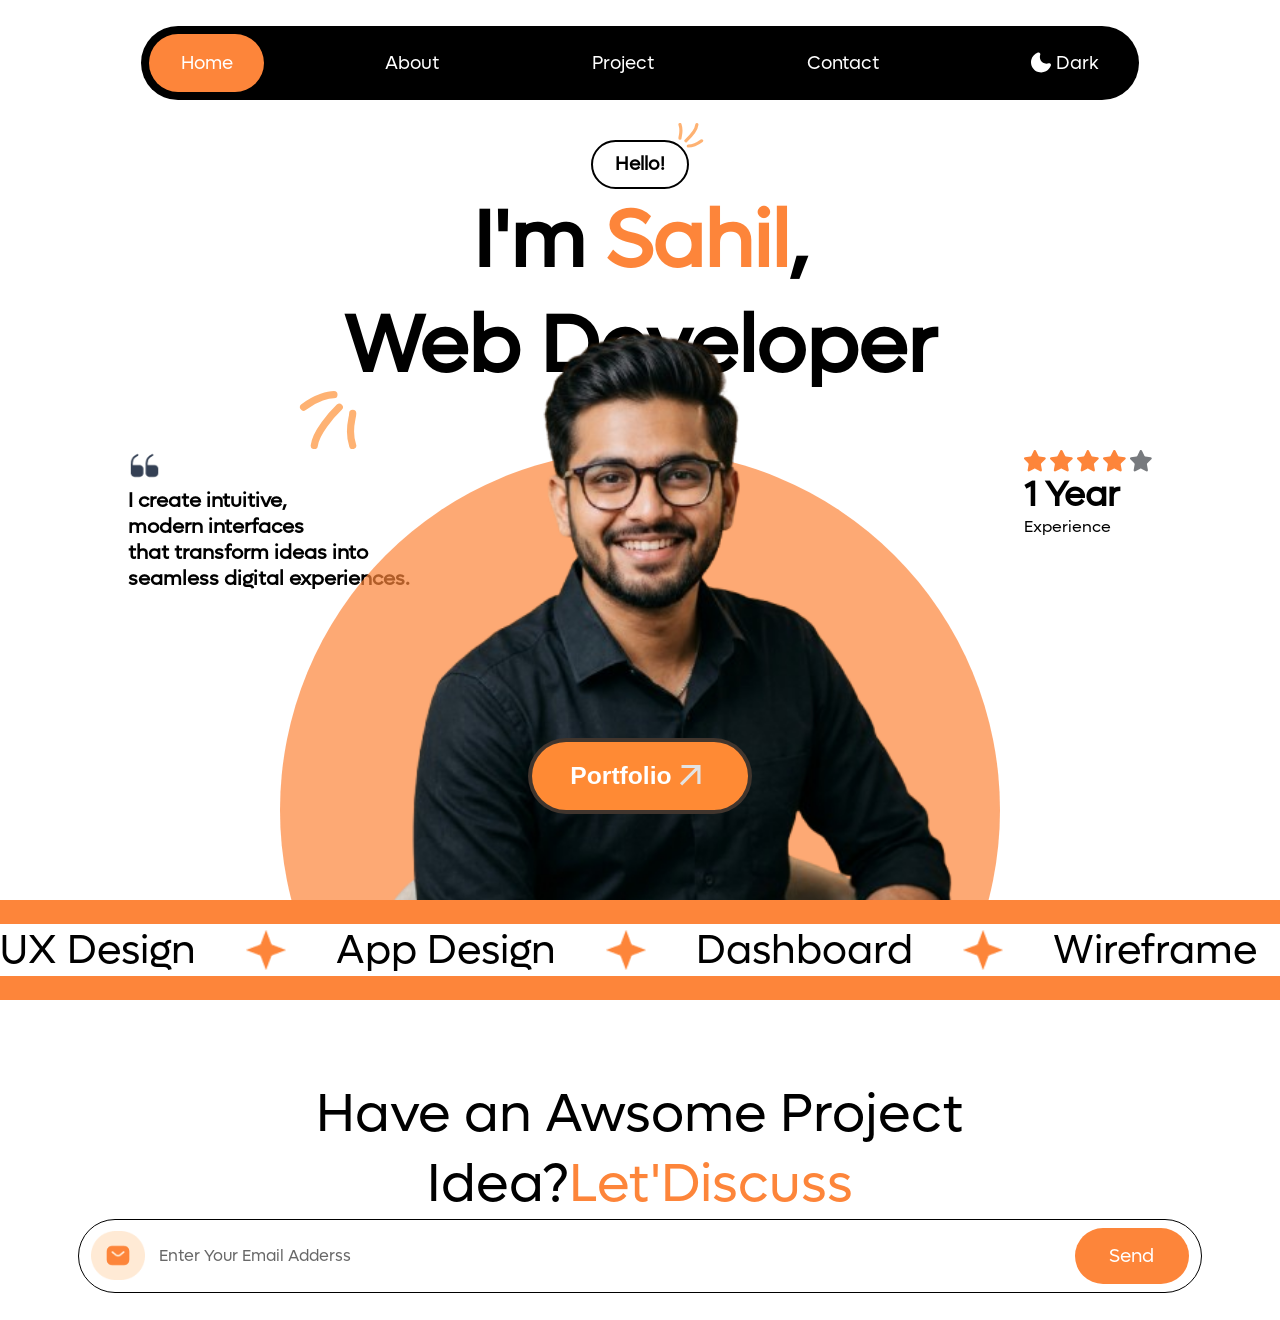
<file: index.html>
<!doctype html>
<html lang="en">

<head>
  <meta charset="UTF-8" />
  <meta name="viewport" content="width=device-width, initial-scale=1.0" />
  <title>Document</title>
  <link rel="stylesheet" href="./style/style.css" />
  <link rel="stylesheet" href="./style/animation.css" />
</head>

<body>
  <!-- ----------navbar---------- -->
  <nav>
    <li class="nav-s">Home</li>
    <li>About</li>
    <li>Project</li>
    <li>Contact</li>
    <li><img src="./assets/icons/Dark.svg" alt="Dark" />Dark</li>
  </nav>
  <section class="hero">
    <!-- ----------main font---------- -->
    <div class="name">
      <div style="
            font-size: calc(16px + 0.2vw);
            border: 2px solid black;
            border-radius: 75px;
            padding: calc(8px + 0.2vw) calc(16px + 0.5vw);
          ">
        Hello!
      </div>
      <p>I'm <span class="o-text"> Sahil</span>,</p>
      <p>Web Developer</p>
      <div class="decor1">
        <img src="./assets/images/decor1.svg" alt="" />
      </div>
      <div class="decor2">
        <img src="./assets/images/decor1.svg" alt="" />
      </div>
    </div>
    <!-- ----------intro---------- -->
    <div class="intro">
      <p><img src="./assets/icons/quote-up.png" alt="upper quote" /></p>
      <p>I create intuitive,</p>
      <p>modern interfaces</p>
      <p>that transform ideas into</p>
      <p>seamless digital experiences.</p>
    </div>
    <!-- ----------image---------- -->
    <div class="circle">
      <img src="./assets/images/hero.png" alt="Hero Image" />
      <button class="btn">
        Portfolio <img src="./assets/images/arrow.svg" alt="arrow" />
      </button>
    </div>
    <!-- ----------stars---------- -->
    <div class="rate">
      <div class="stars">
        <img src="./assets/images/o-star.svg" alt="star" />
        <img src="./assets/images/o-star.svg" alt="star" />
        <img src="./assets/images/o-star.svg" alt="star" />
        <img src="./assets/images/o-star.svg" alt="star" />
        <img src="./assets/images/g-star.svg" alt="star" />
      </div>
      <div class="experience">
        <h2>1 Year</h2>
        <p>Experience</p>
      </div>
    </div>
  </section>
  <section class="about"></section>
  <div>
    <div>
      <div class="bar">
        <div class="p">
          <p>UX Design</p>
          <img src="./assets/icons/Star 1.png " alt="star" />
          <p>App Design</p>
          <img src="./assets/icons/Star 1.png " alt="star" />
          <p>Dashboard</p>
          <img src="./assets/icons/Star 1.png " alt="star" />
          <p>Wireframe</p>
          <img src="./assets/icons/Star 1.png " alt="star" />
          <p>User Research</p>
          <img src="./assets/icons/Star 1.png " alt="star" />
          <p>UX Design</p>
          <img src="./assets/icons/Star 1.png " alt="star" />
          <p>App Design</p>
          <img src="./assets/icons/Star 1.png " alt="star" />
          <p>Dashboard</p>
          <img src="./assets/icons/Star 1.png " alt="star" />
          <p>Wireframe</p>
          <img src="./assets/icons/Star 1.png " alt="star" />
          <p>User Research</p>
          <img src="./assets/icons/Star 1.png " alt="star" />
        </div>
      </div>
      <div class="lower">
        <div class="tgline">
          <p>Have an Awsome Project</p>
          <p>Idea? <span class="o-text"> Let'Discuss </span></p>
        </div>
        <div class="form">
          <div class="left">
            <img src="./assets/icons/Frame 325.png" alt="email" />
            <input type="email" placeholder="Enter Your Email Adderss">
          </div>

          <div class="right">
            <p>Send</p>
          </div>
        </div>
      </div>
    </div>
    <footer></footer>
  </div>
</body>

</html>
</file>
<file: style/style.css>
@font-face {
  font-family: "lufga";
  src: url("../assets/fonts/Lufga-Regular.otf") format("opentype");
}

* {
  margin: 0;
  padding: 0;
  box-sizing: border-box;
}

body {
  font-family: lufga;
  width: 100vw;
  overflow-x: hidden;
}

/* 
  Optimized navbar container:
  - Original problem: The original navbar used fixed pixel horizontal margins (170px) and a fixed calculated width,
    which squeezed the menu list items or caused them to overflow the container on standard laptop screens.
  - Sizing choice: We use min() to limit the horizontal margins. The margins scale horizontally at 11vw but are
    clamped to a maximum of 170px so the layout remains identical on wide external monitors.
  - Sizing choice: Vertical margin scales at 2vw but is capped at 30px via min().
  - Sizing choice: Width recalculates dynamically to fill the screen while accounting for the scaled margins.
*/
nav {
  margin: min(30px, 2vw) min(170px, 11vw);
  color: white;
  background: #000;
  display: flex;
  justify-content: space-between;
  border-radius: 500px;
  width: calc(100% - 2 * min(170px, 11vw));
  position: fixed;
  font-size: calc(15px + 0.26vw); /* Smooth fluid text scaling without using clamp */
  z-index: 10;
}

.nav-s {
  background: #fd853a;
}

/*
  Optimized list items inside navbar:
  - Original problem: Fixed padding (20px 40px) and margin (10px) on individual links consumed too much horizontal
    space, forcing menu links to wrap or overlap on smaller screens.
  - Sizing choice: We use calc() with viewport width (vw) for both margins and padding, ensuring items shrink
    proportionally as screen width decreases, keeping the menus on a single line.
*/
li {
  border-radius: 500px;
  list-style: none;
  padding: calc(10px + 0.5vw) calc(15px + 1.3vw);
  margin: calc(5px + 0.25vw);
  display: flex;
  align-items: center;
  font-size: calc(15px + 0.26vw); /* Scales seamlessly down to 17.6px on a 1024px screen */
}

nav img {
  height: 25px;
  width: 25px;
  padding-right: 5px;
  /* background: #000; */
}

.hero {
  position: relative;
  height: 100vh;
  width: 100vw;
  overflow: hidden;
}

/*
  Optimized Hero Name:
  - Original problem: The text used a rigid 96px font size and a fixed 800px width. On laptop viewports,
    this pushed letters outside container boundaries and wrapped lines awkwardly.
  - Sizing choice: We limit name container width to min(800px, 50vw).
  - Sizing choice: Font size scales fluidly via calc(48px + 2.5vw) which resolves to exactly 96px on large monitors and scales down safely on laptops.
  - Sizing choice: Top offset scales using calc(90px + 5.5vh) to lift the name upward on shorter screens, avoiding circle overlaps.
*/
.name {
  width: min(800px, 50vw);
  position: absolute;
  top: calc(90px + 5.5vh);
  left: 50%;
  transform: translateX(-50%);
  display: flex;
  flex-direction: column;
  align-items: center;
  font-size: calc(48px + 2.5vw);
  font-weight: 900;
}

.o-text {
  color: #fd853a;
}

/*
  Optimized Hero Image:
  - Original problem: A fixed top margin of -200px forced the hero image too high or low relative to the scaled circle.
  - Sizing choice: We use max(-200px, -18.5vh) to dynamically pull the head image to match the scaled background circle size.
*/
.circle img {
  position: absolute;
  top: max(-200px, -18.5vh);
  width: 100%;
  aspect-ratio: 1/1;
  z-index: -1;
}

.circle {
  position: absolute;
  background-color: rgb(253, 133, 58, 0.7);
  bottom: -30%;
  left: 50%;
  transform: translateX(-50%);
  height: 80vh;
  aspect-ratio: 1/1;
  border-radius: 50%;
  z-index: 1;
}

/*
  Optimized Name Decorations:
  - Original problem: Fixed decoration dimensions and offsets drifted out of alignment as text size reduced.
  - Sizing choice: Responsive height calculations scale decors down. Right/left offsets use relative percentage
    values (right: 40%; left: -3.5%;) to lock their positions relative to the scaled name container.
*/
.decor1 {
  position: absolute;
  height: calc(18px + 0.6vw);
  aspect-ratio: 1/1;
  right: 40%;
  top: calc(-50px - 1.5vw);
}

.decor2 {
  position: absolute;
  height: calc(40px + 1.5vw);
  aspect-ratio: 1/1;
  bottom: calc(-50px - 1.5vw);
  left: -3.5%;
  rotate: 180deg;
}

.decor1 img,
.decor2 img {
  height: 100%;
  width: 100%;
}

/*
  Optimized Intro Paragraphs:
  - Original problem: On smaller laptop screens, the absolute positioning at left: 10% caused the text block
    to collide with the center hero image.
  - Sizing choice: We use left: max(50px, 10vw) to enforce a safe left boundary of 50px so text never collides.
  - Sizing choice: Font size scales fluidly via calc(16px + 0.3vw).
*/
.intro {
  position: absolute;
  top: 50%;
  left: max(50px, 10vw);
  font-size: calc(16px + 0.3vw);
  font-weight: 600;
}

.intro img {
  width: calc(24px + 0.68vw);
  height: calc(23px + 0.62vw);
}

/*
  Optimized Ratings:
  - Original problem: The original position (left: 80%) caused the rating block to overlap the circle on narrow viewports.
  - Sizing choice: We use left: max(800px, 80vw) to keep the ratings neatly on the right side of the circle.
*/
.rate {
  position: absolute;
  top: 50%;
  left: max(800px, 80vw);
}

.rate h2 {
  font-size: calc(24px + 0.8vw);
  font-weight: 600;
}

.rate p {
  font-size: calc(14px + 0.15vw);
}

/*
  Optimized Star Ratings Container and Images:
  - Original problem: Star container width was bugged (fixed at 26px) causing stars to overflow horizontally.
  - Sizing choice: Container width and star sizes scale in sync using calc() expressions to maintain layout alignment.
*/
.stars {
  width: calc(100px + 1.56vw);
  height: calc(20px + 0.26vw);
  font-size: calc(14px + 0.2vw);
  font-weight: 600;
  display: flex;
  gap: calc(2px + 0.15vw);
}

.stars img {
  width: calc(16px + 0.52vw);
  height: calc(15px + 0.52vw);
}

/*
  Optimized CTA Button:
  - Original problem: The original design had a fixed 28px text size, 18px 45px padding, and 6px border which appeared
    exceedingly bulky on smaller laptop screens.
  - Sizing choice: We scale font size, border thickness, and paddings using simple calc() formulas for fluid adjustment.
*/
.btn {
  background: #ff8a34;
  color: #fff;
  font-size: calc(18px + 0.52vw);
  font-weight: 600;
  padding: calc(10px + 0.4vw) calc(25px + 1.04vw);
  border: calc(3px + 0.15vw) solid rgb(45, 45, 45, 0.9);
  border-radius: 50px;
  display: flex;
  align-items: center;
  left: 50%;
  bottom: -40%;
  position: relative;
  transform: translateX(-50%);
}

.btn img {
  position: initial;
  height: calc(24px + 1.1vw);
  width: calc(24px + 1.1vw);
  z-index: 5;
}

.bar {
  width: 100%;
  overflow: hidden;
  position: relative;
}

/*
  Optimized Marquee Container and Items:
  - Original problem: Hardcoded border sizing (30px), marquee gap (60px), and huge text height (63px) looked too thick on smaller monitors.
  - Sizing choice: Use calc() on marquee borders, gap, and item height to shrink layout proportions.
  - Align-items: center was added to ensure text and star images align perfectly vertically.
*/
.p {
  background-color: #fff;
  display: flex;
  align-items: center;
  gap: calc(30px + 1.56vw);
  width: max-content;
  animation: marquee 9s linear infinite;
  will-change: transform;
  transform: translateX(0);
  border-top: calc(15px + 0.78vw) solid #fd853a;
  border-bottom: calc(15px + 0.78vw) solid #fd853a;
}

.p p {
  background-color: #fff;
  height: calc(32px + 1.6vw);
  font-size: calc(24px + 1.25vw);
  flex-shrink: 0;
  white-space: nowrap;
}

/*
  Added Marquee Star image scaling to scale in line with text font-size:
*/
.p img {
  height: calc(24px + 1.25vw);
  width: auto;
}

/*
  Optimized Footer Container:
  - Original problem: The footer used a fixed height of 476px and padding of 98px, which took up too much vertical space.
  - Sizing choice: We restrict height with min(476px, 25vw) and make padding responsive with calc(40px + 3vw).
*/
.lower {
  height: min(476px, 25vw);
  padding: calc(40px + 3vw);
}

/*
  Optimized Footer Tagline:
  - Original problem: The original text size was fixed at 64px, causing text to wrap in weird places on laptops.
  - Sizing choice: We scale text smoothly with calc(32px + 1.66vw).
*/
.tgline p {
  display: flex;
  justify-content: center;
  font-size: calc(32px + 1.66vw);
  font-weight: 400;
}

/*
  Optimized Email Form Container:
  - Original problem: Rigid newsletter bar heights (86px) and email input sizes overflowed text wrappers.
  - Sizing choice: Use calc() on container heights, paddings, and font sizes so they adjust naturally.
*/
.form {
  display: flex;
  justify-content: space-between;
  align-items: center;
  height: calc(50px + 1.87vw);
  padding: calc(8px + 0.3vw);
  border: 1px solid black;
  border-radius: 50px;
  font-size: calc(16px + 0.2vw);
  gap: 20px;
}

.left {
  display: flex;
  align-items: center;
  gap: calc(8px + 0.47vw);
  width: 100%;
}

.left img {
  height: calc(32px + 1.35vw);
  width: calc(35px + 1.5vw);
}

.left input{
  border: none;
  font-size: 16px;
  height: 35px;
  width: 100%;
  font-family: lufga;
}

.left input::placeholder {
  color: #686868;
  font-size: 16px;
  font-weight: 200;
}

.left input:focus,
.left input:active {
  outline: none;
  border: none;
}

/*
  Optimized Submit Button ("Send"):
  - Original problem: A fixed size button caused clipping.
  - Sizing choice: Scaled button dimensions using calc(), and added flex layout centering to keep text "Send" centered.
*/
.right p {
    background-color: #fd853a;
    color: #fff;
    width: calc(90px + 1.87vw);
    height: calc(40px + 1.25vw);
    padding: 0;
    display: flex;
    justify-content: center;
    align-items: center;
    border-radius: 60px;
}

.certify {
    display: flex;
    justify-content: space-between;
    align-items: center;
    background-color: antiquewhite;
    padding: 3px;
}

.certify img {
    display: inline;
    justify-content: center;
    /* align-items: center; */
}
</file>
<file: style/animation.css>
@keyframes marquee {
  from {
    transform: translateX(0);
  }

  to {
    transform: translateX(-50%);
  }
}
</file>
